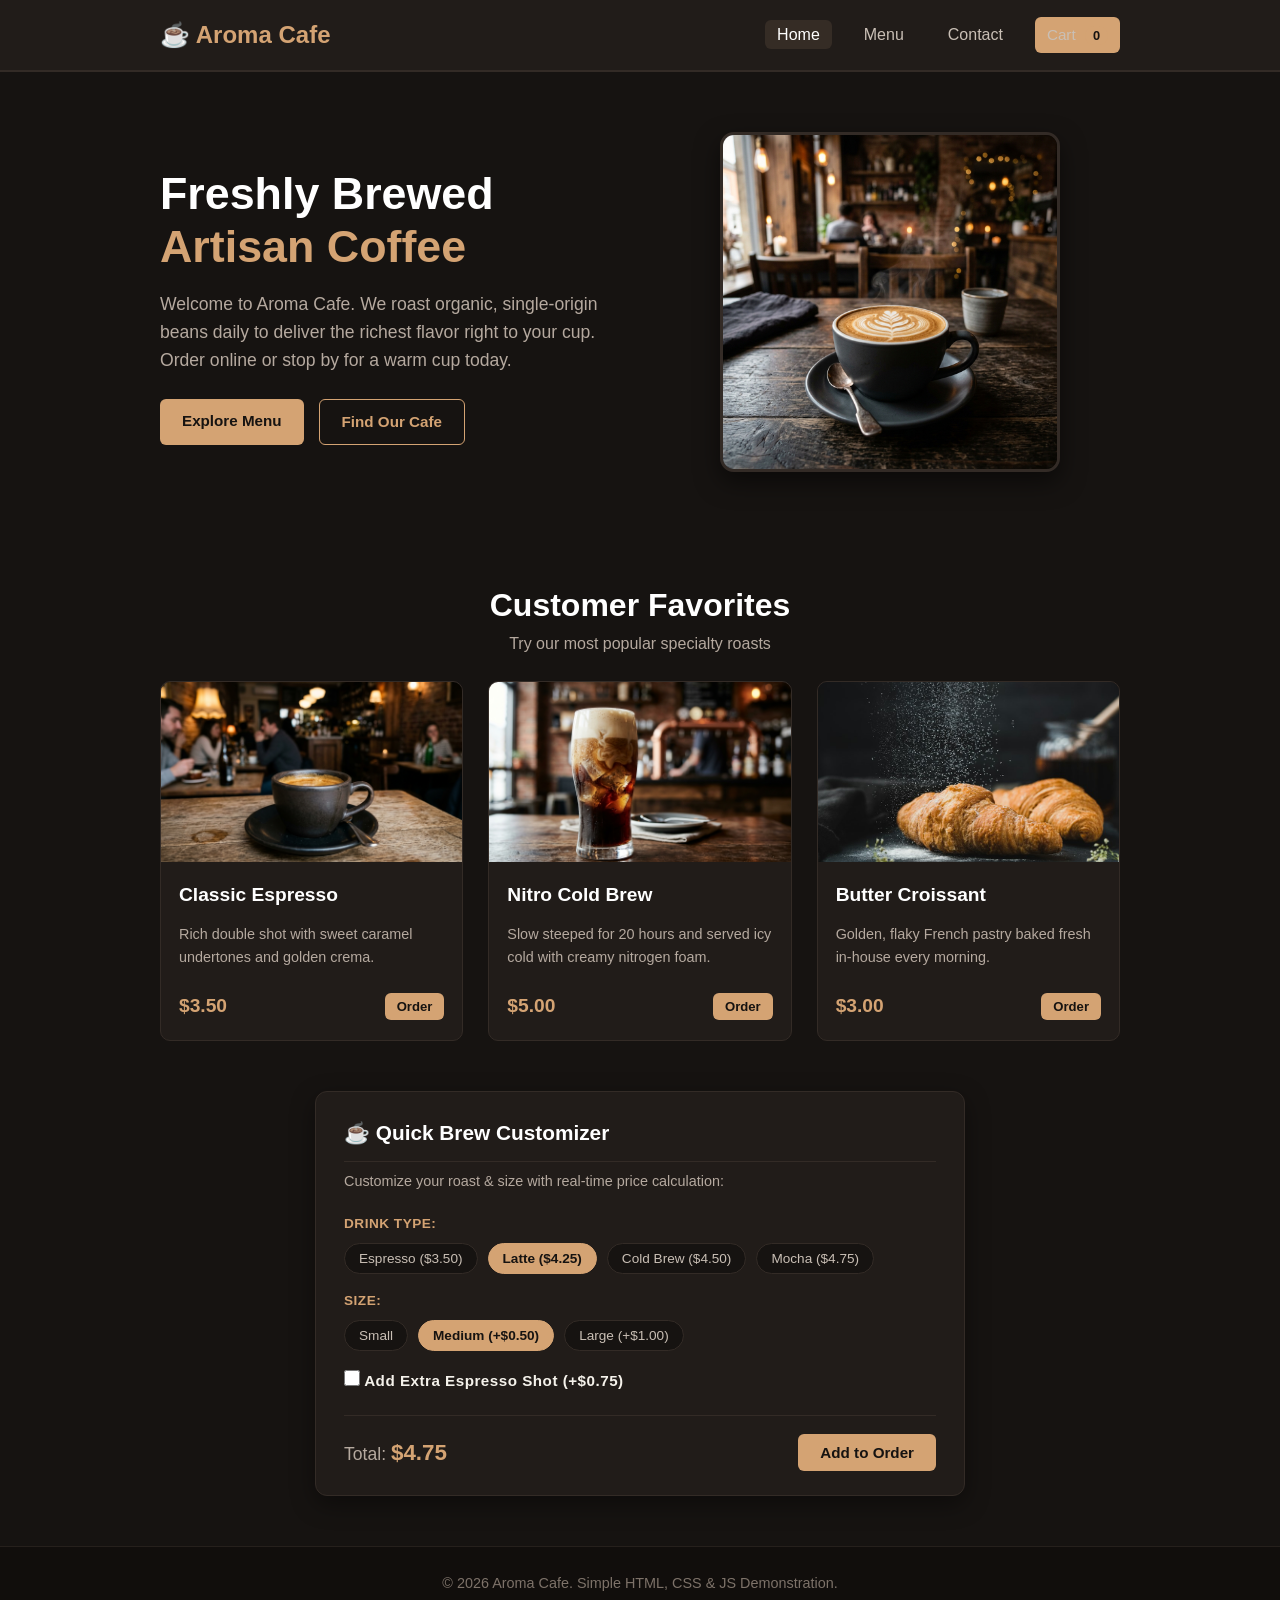
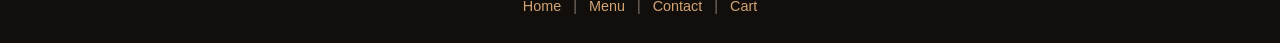
<file: index.html>
<!DOCTYPE html>
<html lang="en">
<head>
  <meta charset="UTF-8">
  <meta name="viewport" content="width=device-width, initial-scale=1.0">
  <title>Aroma Cafe | Home</title>
  <link rel="stylesheet" href="style.css">
</head>
<body>

  <!-- Navigation Bar -->
  <header>
    <div class="container">
      <nav>
        <a href="index.html" class="logo">☕ Aroma Cafe</a>
        <ul class="nav-links">
          <li><a href="index.html">Home</a></li>
          <li><a href="menu.php">Menu</a></li>
          <li><a href="contact.html">Contact</a></li>
          <li><a href="cart.php" class="btn btn-primary">Cart <span id="cart-count" class="cart-badge">0</span></a></li>
        </ul>
      </nav>
    </div>
  </header>

  <main class="container">
    <!-- Dynamic JS Status Message -->
    <div id="status-message"></div>

    <!-- Hero Section -->
    <section class="hero">
      <div class="hero-text">
        <h1>Freshly Brewed <span>Artisan Coffee</span></h1>
        <p>Welcome to Aroma Cafe. We roast organic, single-origin beans daily to deliver the richest flavor right to your cup. Order online or stop by for a warm cup today.</p>
        <div class="hero-buttons">
          <a href="menu.php" class="btn btn-primary">Explore Menu</a>
          <a href="contact.html" class="btn btn-secondary">Find Our Cafe</a>
        </div>
      </div>
      <div class="hero-image">
        <img src="images/hero-coffee.png" alt="Fresh cup of latte coffee">
      </div>
    </section>

    <!-- Featured Coffee Highlights -->
    <section>
      <div class="section-title">
        <h2>Customer Favorites</h2>
        <p>Try our most popular specialty roasts</p>
      </div>

      <div class="cards-grid">
        <div class="card">
          <img src="images/menu-espresso.png" alt="Classic Espresso">
          <div class="card-body">
            <h3>Classic Espresso</h3>
            <p>Rich double shot with sweet caramel undertones and golden crema.</p>
            <div class="card-footer">
              <span class="price">$3.50</span>
              <button class="btn btn-primary" onclick="addToCart('Classic Espresso', 3.50)">Order</button>
            </div>
          </div>
        </div>

        <div class="card">
          <img src="images/menu-coldbrew.png" alt="Nitro Cold Brew">
          <div class="card-body">
            <h3>Nitro Cold Brew</h3>
            <p>Slow steeped for 20 hours and served icy cold with creamy nitrogen foam.</p>
            <div class="card-footer">
              <span class="price">$5.00</span>
              <button class="btn btn-primary" onclick="addToCart('Nitro Cold Brew', 5.00)">Order</button>
            </div>
          </div>
        </div>

        <div class="card">
          <img src="images/menu-croissant.png" alt="Artisan Croissant">
          <div class="card-body">
            <h3>Butter Croissant</h3>
            <p>Golden, flaky French pastry baked fresh in-house every morning.</p>
            <div class="card-footer">
              <span class="price">$3.00</span>
              <button class="btn btn-primary" onclick="addToCart('Butter Croissant', 3.00)">Order</button>
            </div>
          </div>
        </div>
      </div>
    </section>

    <!-- React Drink Customizer Section -->
    <section class="react-section">
      <div id="coffee-customizer-root"></div>
    </section>
  </main>

  <!-- Simple Footer -->
  <footer>
    <div class="container">
      <p>&copy; 2026 Aroma Cafe. Simple HTML, CSS & JS Demonstration.</p>
      <p>
        <a href="index.html">Home</a> | 
        <a href="menu.php">Menu</a> | 
        <a href="contact.html">Contact</a> |
        <a href="cart.php">Cart</a>
      </p>
    </div>
  </footer>

  <!-- Core JavaScript -->
  <script src="script.js"></script>

  <!-- React 18 & Coffee Customizer Component -->
  <script src="js/react.production.min.js"></script>
  <script src="js/react-dom.production.min.js"></script>
  <script src="customizer.js"></script>
</body>
</html>
</file>
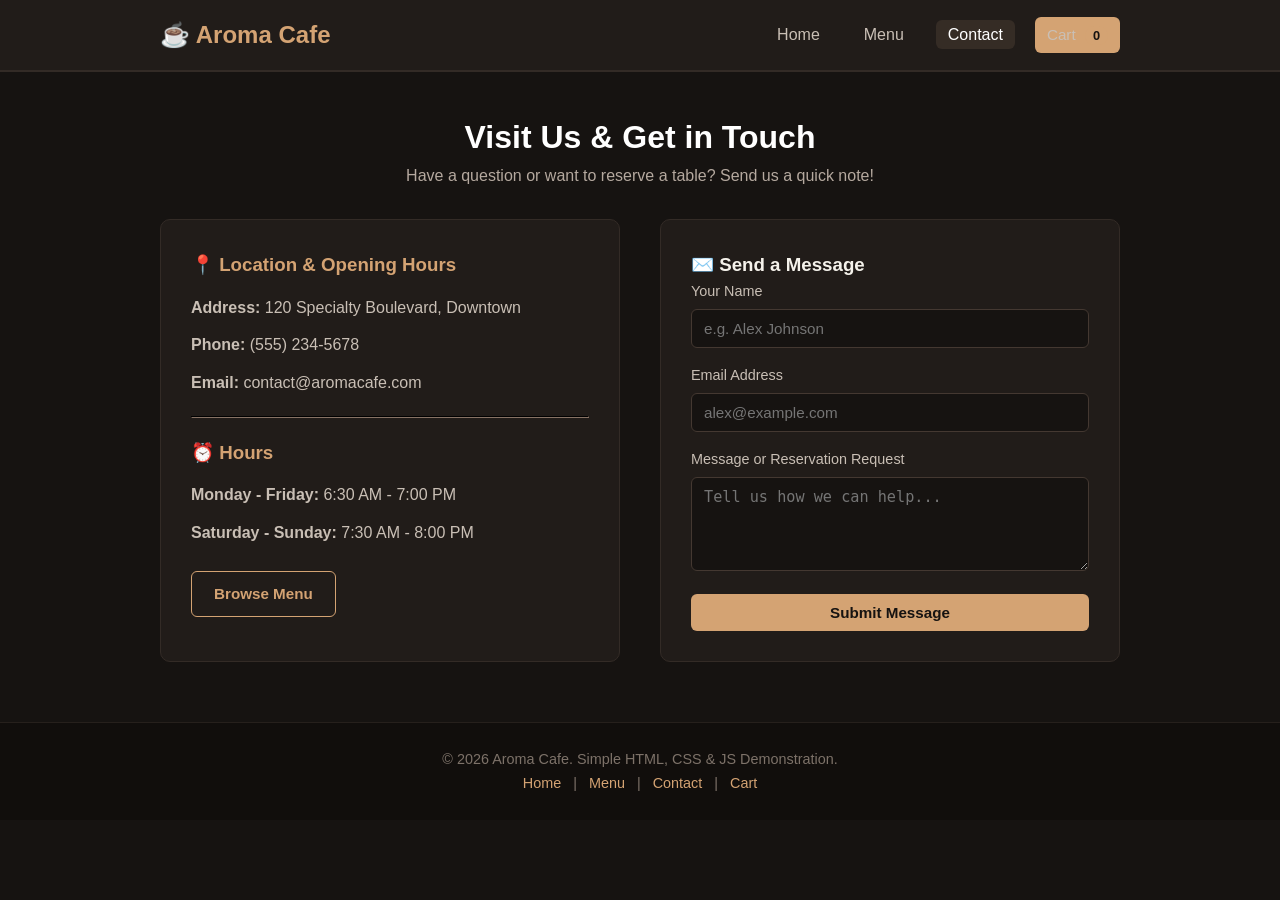
<file: contact.html>
<!DOCTYPE html>
<html lang="en">
<head>
  <meta charset="UTF-8">
  <meta name="viewport" content="width=device-width, initial-scale=1.0">
  <title>Aroma Cafe | Contact & Visit Us</title>
  <link rel="stylesheet" href="style.css">
</head>
<body>

  <!-- Navigation Bar -->
  <header>
    <div class="container">
      <nav>
        <a href="index.html" class="logo">☕ Aroma Cafe</a>
        <ul class="nav-links">
          <li><a href="index.html">Home</a></li>
          <li><a href="menu.php">Menu</a></li>
          <li><a href="contact.html">Contact</a></li>
          <li><a href="cart.php" class="btn btn-primary">Cart <span id="cart-count" class="cart-badge">0</span></a></li>
        </ul>
      </nav>
    </div>
  </header>

  <main class="container">
    <!-- Dynamic JS Status Message -->
    <div id="status-message"></div>

    <div class="section-title">
      <h2>Visit Us & Get in Touch</h2>
      <p>Have a question or want to reserve a table? Send us a quick note!</p>
    </div>

    <!-- Contact & Info Grid -->
    <div class="contact-grid">
      <!-- Left: Cafe Information -->
      <div class="contact-info">
        <h3>📍 Location & Opening Hours</h3>
        <p><strong>Address:</strong> 120 Specialty Boulevard, Downtown</p>
        <p><strong>Phone:</strong> (555) 234-5678</p>
        <p><strong>Email:</strong> contact@aromacafe.com</p>
        <hr style="border-color: #332b26; margin: 20px 0;">
        <h3>⏰ Hours</h3>
        <p><strong>Monday - Friday:</strong> 6:30 AM - 7:00 PM</p>
        <p><strong>Saturday - Sunday:</strong> 7:30 AM - 8:00 PM</p>
        
        <div style="margin-top: 25px;">
          <a href="menu.php" class="btn btn-secondary">Browse Menu</a>
        </div>
      </div>

      <!-- Right: Interactive Contact Form -->
      <div class="contact-form">
        <h3>✉️ Send a Message</h3>
        <form id="contact-form">
          <div class="form-group">
            <label for="user-name">Your Name</label>
            <input type="text" id="user-name" required placeholder="e.g. Alex Johnson">
          </div>
          <div class="form-group">
            <label for="user-email">Email Address</label>
            <input type="email" id="user-email" required placeholder="alex@example.com">
          </div>
          <div class="form-group">
            <label for="user-message">Message or Reservation Request</label>
            <textarea id="user-message" rows="4" required placeholder="Tell us how we can help..."></textarea>
          </div>
          <button type="submit" class="btn btn-primary" style="width: 100%;">Submit Message</button>
        </form>
      </div>
    </div>
  </main>

  <!-- Simple Footer -->
  <footer>
    <div class="container">
      <p>&copy; 2026 Aroma Cafe. Simple HTML, CSS & JS Demonstration.</p>
      <p>
        <a href="index.html">Home</a> | 
        <a href="menu.php">Menu</a> | 
        <a href="contact.html">Contact</a> |
        <a href="cart.php">Cart</a>
      </p>
    </div>
  </footer>

  <script src="script.js"></script>
</body>
</html>
</file>
<file: style.css>
/* =========================================================
   Aroma Cafe - Simple, Clean & Modern Stylesheet
   Demonstrates HTML, CSS and JavaScript Integration
   ========================================================= */

* {
  margin: 0;
  padding: 0;
  box-sizing: border-box;
}

body {
  font-family: 'Segoe UI', Tahoma, Geneva, Verdana, sans-serif;
  background-color: #161311;
  color: #f5f2eb;
  line-height: 1.6;
}

/* Container */
.container {
  max-width: 1000px;
  margin: 0 auto;
  padding: 0 20px;
}

/* Navigation Bar */
header {
  background-color: #211c19;
  border-bottom: 2px solid #332b26;
  position: sticky;
  top: 0;
  z-index: 100;
}

nav {
  display: flex;
  justify-content: space-between;
  align-items: center;
  height: 70px;
}

.logo {
  font-size: 1.5rem;
  font-weight: bold;
  color: #d4a373;
  text-decoration: none;
}

.nav-links {
  list-style: none;
  display: flex;
  align-items: center;
  gap: 20px;
}

.nav-links a {
  color: #c9bfb5;
  text-decoration: none;
  font-weight: 500;
  padding: 6px 12px;
  border-radius: 6px;
  transition: all 0.2s ease;
}

.nav-links a:hover,
.nav-links a.active {
  color: #fff;
  background-color: #352c25;
}

/* Cart Badge in Nav */
.cart-badge {
  background-color: #d4a373;
  color: #161311;
  font-size: 0.8rem;
  font-weight: bold;
  padding: 2px 8px;
  border-radius: 12px;
  margin-left: 5px;
}

/* Buttons */
.btn {
  display: inline-block;
  padding: 10px 22px;
  border-radius: 6px;
  text-decoration: none;
  font-weight: 600;
  cursor: pointer;
  border: none;
  font-size: 0.95rem;
  transition: transform 0.15s ease, opacity 0.15s ease;
}

.btn:hover {
  opacity: 0.9;
  transform: translateY(-2px);
}

.btn-primary {
  background-color: #d4a373;
  color: #161311;
}

.btn-secondary {
  background-color: transparent;
  color: #d4a373;
  border: 1px solid #d4a373;
}

.btn-secondary:hover {
  background-color: #352c25;
}

/* Hero Section */
.hero {
  display: flex;
  align-items: center;
  justify-content: space-between;
  gap: 40px;
  padding: 60px 0;
}

.hero-text {
  flex: 1;
}

.hero-text h1 {
  font-size: 2.8rem;
  line-height: 1.2;
  color: #fff;
  margin-bottom: 16px;
}

.hero-text h1 span {
  color: #d4a373;
}

.hero-text p {
  color: #b5a99f;
  margin-bottom: 24px;
  font-size: 1.1rem;
}

.hero-buttons {
  display: flex;
  gap: 15px;
}

.hero-image {
  flex: 1;
  text-align: center;
}

.hero-image img {
  max-width: 100%;
  height: 340px;
  object-fit: cover;
  border-radius: 14px;
  border: 3px solid #332b26;
  box-shadow: 0 10px 25px rgba(0, 0, 0, 0.5);
}

/* Section Headings */
.section-title {
  text-align: center;
  margin: 40px 0 25px;
}

.section-title h2 {
  font-size: 2rem;
  color: #fff;
}

.section-title p {
  color: #b5a99f;
}

/* Cards Grid (Menu & Features) */
.cards-grid {
  display: grid;
  grid-template-columns: repeat(auto-fit, minmax(220px, 1fr));
  gap: 25px;
  margin-bottom: 50px;
}

.card {
  background-color: #211c19;
  border: 1px solid #332b26;
  border-radius: 10px;
  overflow: hidden;
  display: flex;
  flex-direction: column;
}

.card img {
  width: 100%;
  height: 180px;
  object-fit: cover;
}

.card-body {
  padding: 18px;
  flex: 1;
  display: flex;
  flex-direction: column;
  justify-content: space-between;
  gap: 12px;
}

.card-body h3 {
  font-size: 1.2rem;
  color: #fff;
}

.card-body p {
  font-size: 0.9rem;
  color: #b5a99f;
}

.card-footer {
  display: flex;
  justify-content: space-between;
  align-items: center;
  gap: 10px;
  margin-top: 10px;
}

.card-footer .btn {
  padding: 6px 12px;
  font-size: 0.82rem;
  font-weight: 600;
  white-space: nowrap;
  flex-shrink: 0;
}

.price {
  font-size: 1.2rem;
  font-weight: bold;
  color: #d4a373;
}

/* Contact & Info Layout */
.contact-grid {
  display: grid;
  grid-template-columns: 1fr 1fr;
  gap: 40px;
  margin: 30px 0 60px;
}

.contact-info {
  background-color: #211c19;
  padding: 30px;
  border-radius: 10px;
  border: 1px solid #332b26;
}

.contact-info h3 {
  color: #d4a373;
  margin-bottom: 15px;
}

.contact-info p {
  margin-bottom: 12px;
  color: #c9bfb5;
}

.contact-form {
  background-color: #211c19;
  padding: 30px;
  border-radius: 10px;
  border: 1px solid #332b26;
}

.form-group {
  margin-bottom: 16px;
}

.form-group label {
  display: block;
  font-size: 0.9rem;
  margin-bottom: 6px;
  color: #c9bfb5;
}

.form-group input,
.form-group textarea {
  width: 100%;
  padding: 10px 12px;
  background-color: #161311;
  border: 1px solid #443831;
  border-radius: 6px;
  color: #fff;
  font-size: 0.95rem;
}

.form-group input:focus,
.form-group textarea:focus {
  outline: none;
  border-color: #d4a373;
}

/* JavaScript Dynamic Notification Message */
#status-message {
  display: none;
  background-color: #2e4a32;
  color: #a7f3d0;
  border: 1px solid #059669;
  padding: 12px 20px;
  border-radius: 6px;
  margin: 20px 0;
  text-align: center;
  font-weight: 500;
}

/* Cart Summary Box */
.cart-summary-box {
  background-color: #211c19;
  border: 1px solid #332b26;
  padding: 15px 20px;
  border-radius: 8px;
  display: flex;
  justify-content: space-between;
  align-items: center;
  margin-bottom: 30px;
}

/* Cart Content Box & Table */
.cart-content-box {
  background-color: #211c19;
  border: 1px solid #332b26;
  border-radius: 10px;
  padding: 25px;
  margin-bottom: 30px;
}

.db-status-banner {
  background-color: #1a271c;
  border: 1px solid #2e5933;
  color: #a7f3d0;
  padding: 12px 18px;
  border-radius: 8px;
  margin-bottom: 25px;
  display: flex;
  justify-content: space-between;
  align-items: center;
  font-size: 0.95rem;
}

.db-indicator {
  display: flex;
  align-items: center;
  gap: 10px;
}

.db-dot {
  width: 10px;
  height: 10px;
  background-color: #10b981;
  border-radius: 50%;
  display: inline-block;
  box-shadow: 0 0 8px #10b981;
}

.table-responsive {
  overflow-x: auto;
}

.cart-table {
  width: 100%;
  border-collapse: collapse;
  text-align: left;
}

.cart-table th {
  padding: 12px 15px;
  border-bottom: 2px solid #3d332d;
  color: #d4a373;
  font-size: 0.95rem;
  text-transform: uppercase;
  letter-spacing: 0.5px;
}

.cart-table td {
  padding: 15px;
  border-bottom: 1px solid #2d2621;
  vertical-align: middle;
}

.qty-control {
  display: inline-flex;
  align-items: center;
  gap: 8px;
  background-color: #161311;
  border: 1px solid #443831;
  border-radius: 6px;
  padding: 4px 8px;
}

.qty-btn {
  background: none;
  border: none;
  color: #d4a373;
  font-size: 1.1rem;
  font-weight: bold;
  cursor: pointer;
  padding: 2px 6px;
  line-height: 1;
}

.qty-btn:hover {
  color: #fff;
}

.qty-val {
  min-width: 20px;
  text-align: center;
  font-weight: bold;
}

.btn-delete {
  background: none;
  border: 1px solid #7f1d1d;
  color: #f87171;
  padding: 6px 12px;
  border-radius: 4px;
  cursor: pointer;
  font-size: 0.85rem;
  transition: all 0.2s ease;
}

.btn-delete:hover {
  background-color: #7f1d1d;
  color: #fff;
}

.cart-checkout-bar {
  display: flex;
  justify-content: space-between;
  align-items: center;
  margin-top: 25px;
  padding-top: 20px;
  border-top: 1px solid #332b26;
  flex-wrap: wrap;
  gap: 15px;
}

.cart-actions-left, .cart-actions-right {
  display: flex;
  align-items: center;
  gap: 15px;
}

.total-display {
  display: flex;
  align-items: center;
  gap: 10px;
}

.total-display span:first-child {
  color: #b5a99f;
  font-size: 1.1rem;
}

.cart-empty-state {
  text-align: center;
  padding: 40px 20px;
  color: #b5a99f;
}

.demo-info-card {
  background-color: #1d1916;
  border: 1px dashed #d4a373;
  border-radius: 8px;
  padding: 20px;
  margin-bottom: 40px;
}

.demo-info-card h4 {
  color: #d4a373;
  margin-bottom: 10px;
}

.demo-info-card ul {
  padding-left: 20px;
  color: #b5a99f;
  font-size: 0.95rem;
}

.demo-info-card li {
  margin-bottom: 6px;
}

/* Footer */
footer {
  background-color: #110e0c;
  border-top: 1px solid #26201c;
  padding: 25px 0;
  text-align: center;
  color: #7d7269;
  font-size: 0.9rem;
}

footer a {
  color: #d4a373;
  text-decoration: none;
  margin: 0 8px;
}

/* Responsive for Mobile */
@media (max-width: 768px) {
  .hero {
    flex-direction: column;
    text-align: center;
  }
  .hero-buttons {
    justify-content: center;
  }
  .contact-grid {
    grid-template-columns: 1fr;
  }
  .cart-checkout-bar {
    flex-direction: column;
    align-items: stretch;
    text-align: center;
  }
  .cart-actions-left, .cart-actions-right {
    justify-content: center;
  }
  .db-status-banner {
    flex-direction: column;
    gap: 8px;
    text-align: center;
  }
}

/* =========================================================
   React Coffee Customizer Component Styles
   ========================================================= */
.react-section {
  margin: 30px 0 50px;
}

.customizer-card {
  background: #211c19;
  border: 1px solid #332b26;
  border-radius: 12px;
  padding: 24px 28px;
  box-shadow: 0 8px 24px rgba(0, 0, 0, 0.4);
  max-width: 650px;
  margin: 0 auto;
}

.customizer-header {
  display: flex;
  align-items: center;
  justify-content: space-between;
  margin-bottom: 8px;
  border-bottom: 1px solid #332b26;
  padding-bottom: 12px;
}

.customizer-header h3 {
  font-size: 1.3rem;
  color: #fff;
  margin: 0;
}

.react-tag {
  background: rgba(97, 218, 251, 0.12);
  color: #61dafb;
  border: 1px solid rgba(97, 218, 251, 0.3);
  font-size: 0.75rem;
  padding: 3px 10px;
  border-radius: 12px;
  font-weight: 600;
}

.customizer-desc {
  color: #b5a99f;
  font-size: 0.9rem;
  margin-bottom: 20px;
}

.customizer-row {
  margin-bottom: 16px;
}

.customizer-row label {
  display: block;
  font-size: 0.85rem;
  color: #d4a373;
  font-weight: 600;
  margin-bottom: 8px;
  text-transform: uppercase;
  letter-spacing: 0.5px;
}

.pill-group {
  display: flex;
  flex-wrap: wrap;
  gap: 10px;
}

.pill-btn {
  background: #161311;
  color: #c9bfb5;
  border: 1px solid #332b26;
  padding: 7px 14px;
  border-radius: 20px;
  font-size: 0.85rem;
  cursor: pointer;
  transition: all 0.2s ease;
}

.pill-btn:hover {
  border-color: #d4a373;
  color: #fff;
}

.pill-btn.active {
  background: #d4a373;
  color: #161311;
  border-color: #d4a373;
  font-weight: 600;
}

.checkbox-row {
  margin: 18px 0;
}

.checkbox-label {
  display: inline-flex;
  align-items: center;
  gap: 8px;
  cursor: pointer;
  color: #f5f2eb !important;
  font-size: 0.95rem !important;
  text-transform: none !important;
}

.checkbox-label input[type="checkbox"] {
  accent-color: #d4a373;
  width: 16px;
  height: 16px;
  cursor: pointer;
}

.customizer-footer {
  display: flex;
  align-items: center;
  justify-content: space-between;
  margin-top: 22px;
  padding-top: 18px;
  border-top: 1px solid #332b26;
}

.customizer-total {
  font-size: 1.1rem;
}

.total-label {
  color: #b5a99f;
}

.total-price {
  color: #d4a373;
  font-size: 1.4rem;
  font-weight: bold;
}
</file>
